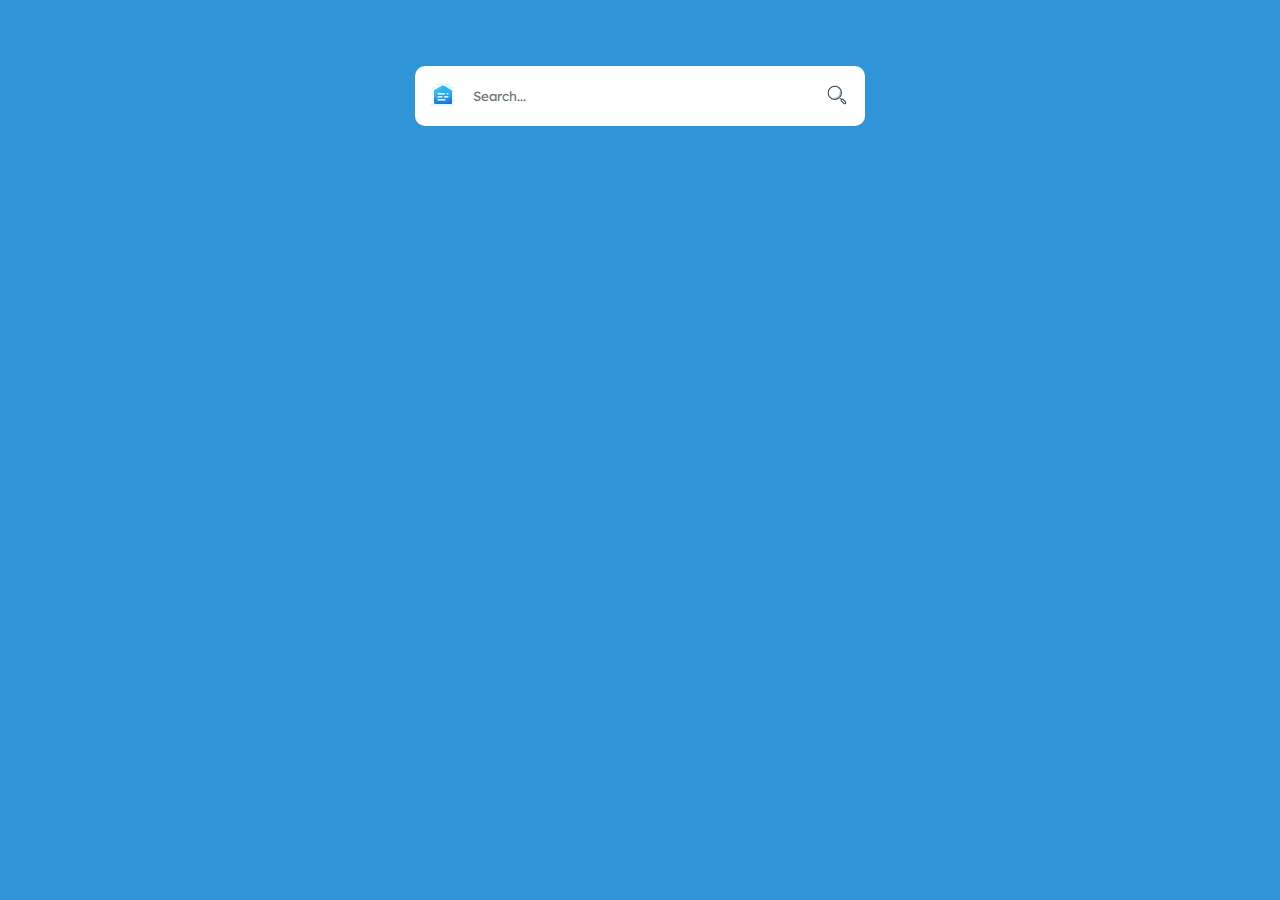
<file: Animated Search Bar/index.html>
<!DOCTYPE html>
<html lang="en">
  <head>
    <meta charset="UTF-8" />
    <meta http-equiv="X-UA-Compatible" content="IE=edge" />
    <meta name="viewport" content="width=device-width, initial-scale=1.0" />
    <title>Animated Search Bar</title>
    <link rel="stylesheet" href="styles.css" />
  </head>
  <body>
    <div class="searchbox">
      <button class="btn-menu">
        <img src="images/top-menu.png" />
      </button>
      <input id="search" type="text" placeholder="Search..." name="search" class="search" />
      <button class="btn-search">
        <img src="images/search.png" />
      </button>
    </div>

    <div id="Modal" class="search-modal">
      <div class="search-modal-header">
        <h3>Search</h3>
        <span id="close"><img src="images/cancel.png" /></span>
      </div>
      <div class="search-modal-body">
        <div class="message">
          <div class="message-avatar">
            <img src="images/img1.jpg" alt="" />
          </div>
          <div class="message-body">
            <p>New notification from Gio.</p>
            <small>20s ago</small>
          </div>
        </div>
        <div class="message">
          <div class="message-avatar">
            <img src="images/img2.jpg" alt="" />
          </div>
          <div class="message-body">
            <p>New notification from Bolhas.</p>
            <small>3m ago</small>
          </div>
        </div>
        <div class="message">
          <div class="message-avatar">
            <img src="images/img3.jpg" alt="" />
          </div>
          <div class="message-body">
            <p>New notification from Giovanni.</p>
            <small>5m ago</small>
          </div>
        </div>
        <div class="message">
          <div class="message-avatar">
            <img src="images/img1.jpg" alt="" />
          </div>
          <div class="message-body">
            <p>New notification from Gio.</p>
            <small>1h ago</small>
          </div>
        </div>
        <div class="message">
          <div class="message-avatar">
            <img src="images/img2.jpg" alt="" />
          </div>
          <div class="message-body">
            <p>New notification from Giovanni.</p>
            <small>1h ago</small>
          </div>
        </div>
      </div>
    </div>

    <script
      src="https://cdnjs.cloudflare.com/ajax/libs/jquery/3.6.0/jquery.min.js"
      integrity="sha512-894YE6QWD5I59HgZOGReFYm4dnWc1Qt5NtvYSaNcOP+u1T9qYdvdihz0PPSiiqn/+/3e7Jo4EaG7TubfWGUrMQ=="
      crossorigin="anonymous"
    ></script>
    <script src="script.js"></script>
  </body>
</html>
</file>
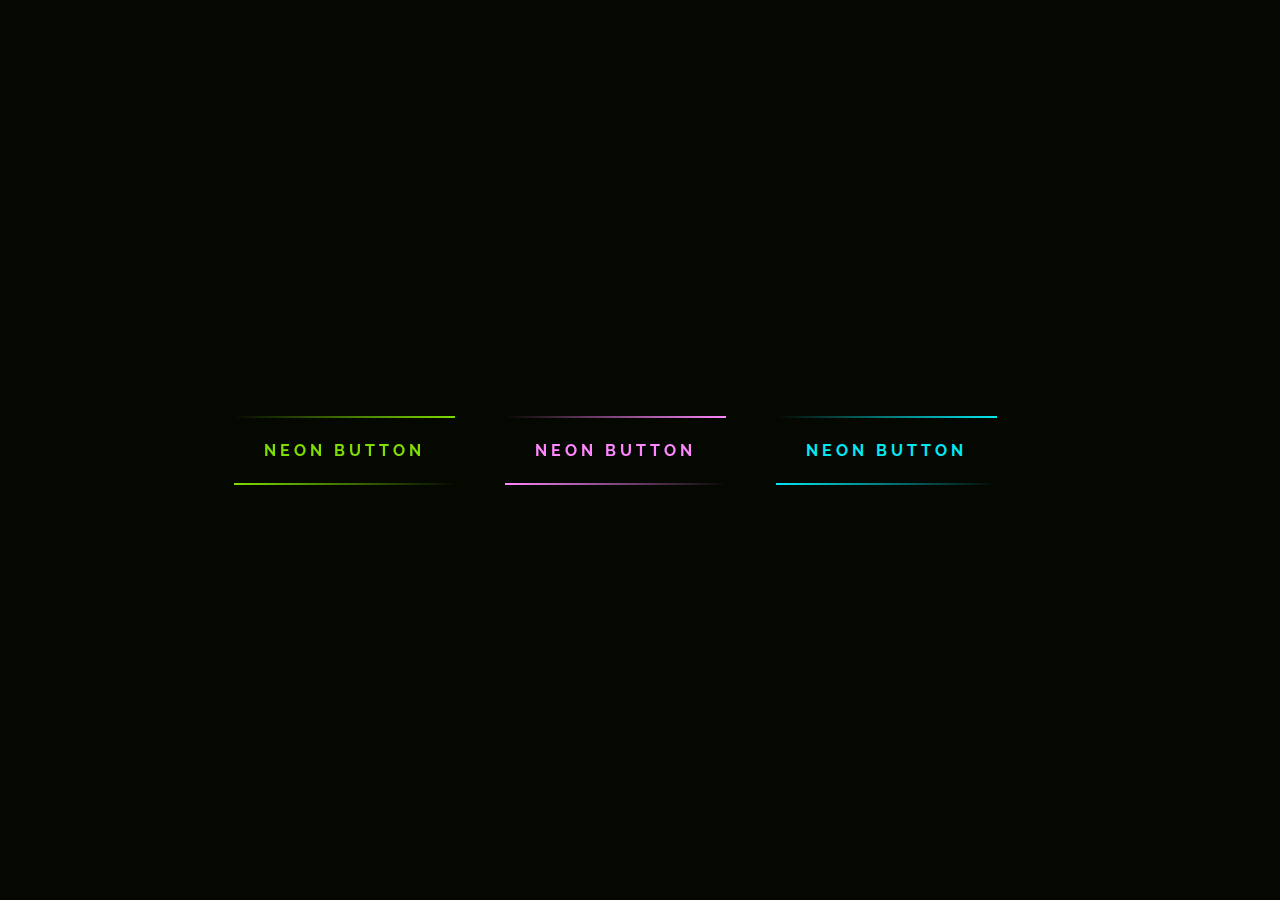
<file: Glowing Neon Buttons/index.html>
<!DOCTYPE html>
<html lang="en">
    <head>
        <meta charset="UTF-8" />
        <meta http-equiv="X-UA-Compatible" content="IE=edge" />
        <meta name="viewport" content="width=device-width, initial-scale=1.0" />
        <title>Glowing Buttons</title>
        <link rel="stylesheet" href="styles.css" />
    </head>
    <body>
        <a href="#">
            <span></span>
            <span></span>
            <span></span>
            <span></span>
            Neon Button
        </a>
        <a href="#">
            <span></span>
            <span></span>
            <span></span>
            <span></span>
            Neon Button
        </a>
        <a href="#">
            <span></span>
            <span></span>
            <span></span>
            <span></span>
            Neon Button
        </a>
    </body>
    </html>
</file>
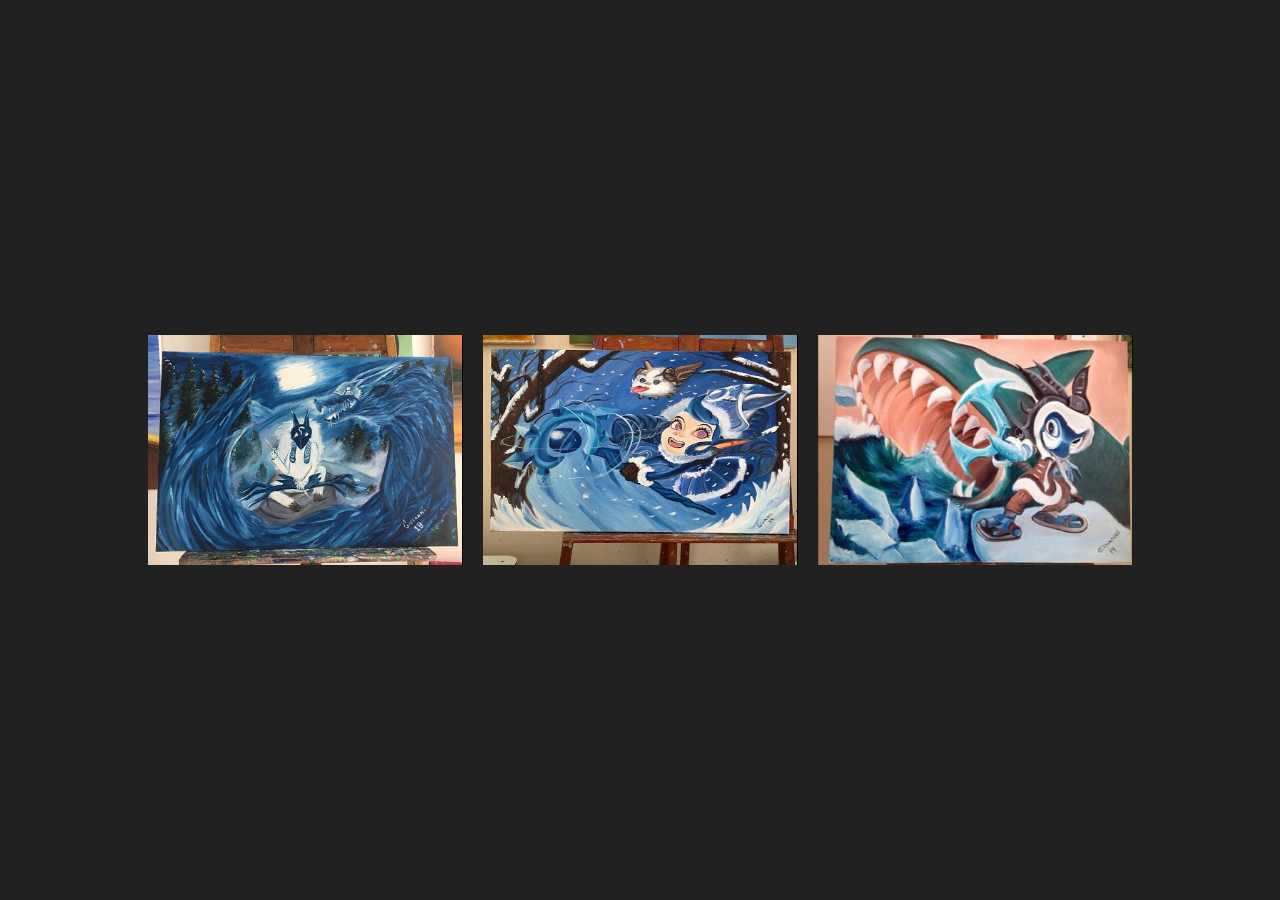
<file: Hover Image to Button/index.html>
<!DOCTYPE html>
<html lang="en">
  <head>
    <meta charset="UTF-8" />
    <meta http-equiv="X-UA-Compatible" content="IE=edge" />
    <meta name="viewport" content="width=device-width, initial-scale=1.0" />
    <title>Image Hover Effect</title>
    <link rel="stylesheet" href="styles.css" />
  </head>
  <body>
    <figure class="container">
      <img src="images/img1.jpg" alt="sample89" />
      <figcaption>
        <h3>Buy Now</h3>
      </figcaption>
      <a href="#"></a>
    </figure>
    <figure class="container">
      <img src="images/img2.jpg" alt="sample94" />
      <figcaption>
        <h3>Read More</h3>
      </figcaption>
      <a href="#"></a>
    </figure>
    <figure class="container">
      <img src="images/img3.jpg" alt="sample92" />
      <figcaption>
        <h3>Join Us</h3>
      </figcaption>
      <a href="#"></a>
    </figure>
  </body>
</html>
</file>
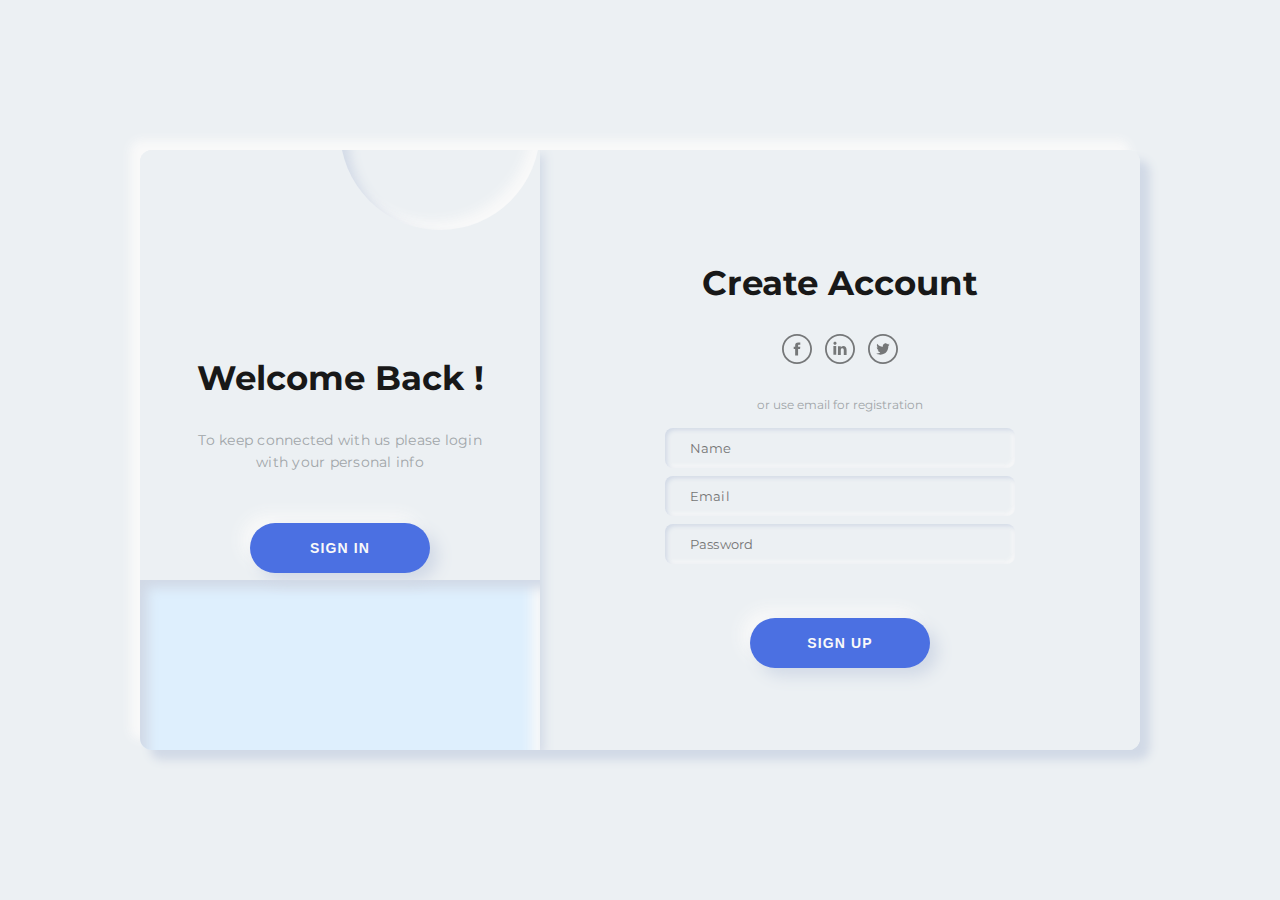
<file: Login Sign Up Form Design/index.html>
<!DOCTYPE html>
<html lang="en">
  <head>
    <meta charset="UTF-8" />
    <meta http-equiv="X-UA-Compatible" content="IE=edge" />
    <meta name="viewport" content="width=device-width, initial-scale=1.0" />
    <title>Login Form</title>
    <link rel="stylesheet" href="styles.css">
  </head>
  <body>

    <div class="main">
        <div class="container a-container" id="a-container">
            <form class="form" id="a-form" method="" action="">
              <h2 class="title">Create Account</h2>
              <div class="form__icons">
                <img class="form__icon" src="svg/fb.svg" alt="Facebook" />
                <img class="form__icon" src="svg/linkedin.svg" alt="Linkedin" />
                <img class="form__icon" src="svg/twitter.svg" alt="Twitter" />
              </div>
              <span class="form__span">or use email for registration</span>
              <input class="form__input" type="text" placeholder="Name" />
              <input class="form__input" type="text" placeholder="Email" />
              <input class="form__input" type="password" placeholder="Password" />
              <button class="button submit">SIGN UP</button>
            </form>            
          </div>

          <div class="container b-container" id="b-container">
            <form class="form" id="b-form" method="" action="">
              <h2 class="title">Sign in to Website</h2>
              <div class="form__icons">
                <img class="form__icon" src="svg/fb.svg" alt="Facebook" />
                <img class="form__icon" src="svg/linkedin.svg" alt="Linkedin" />
                <img class="form__icon" src="svg/twitter.svg" alt="Twitter" />
              </div>
              <span class="form__span">or use your email account</span>
              <input class="form__input" type="text" placeholder="Email" />
              <input class="form__input" type="password" placeholder="Password" />
              <a class="form__link">Forgot your password?</a>
              <button class="button submit">SIGN IN</button>
            </form>
          </div>
          
          <div class="switch" id="switch-cnt">
            <div class="switch__circle"></div>
            <div class="switch__circle switch__circle--t"></div>
            <div class="switch__container" id="switch-c1">
              <h2 class="title">Welcome Back !</h2>
              <p class="description">To keep connected with us please login with your personal info</p>
              <button class="switch__button button switch-btn">SIGN IN</button>
            </div>
            <div class="switch__container is-hidden" id="switch-c2">
              <h2 class="switch__title title">Hello Friend !</h2>
              <p class="description">Enter your personal details and start journey with us</p>
              <button class="switch__button button switch-btn">SIGN UP</button>
            </div>
          </div>
          
      </div>
      <script src="script.js" ></script>   
  </body>
</html>
</file>
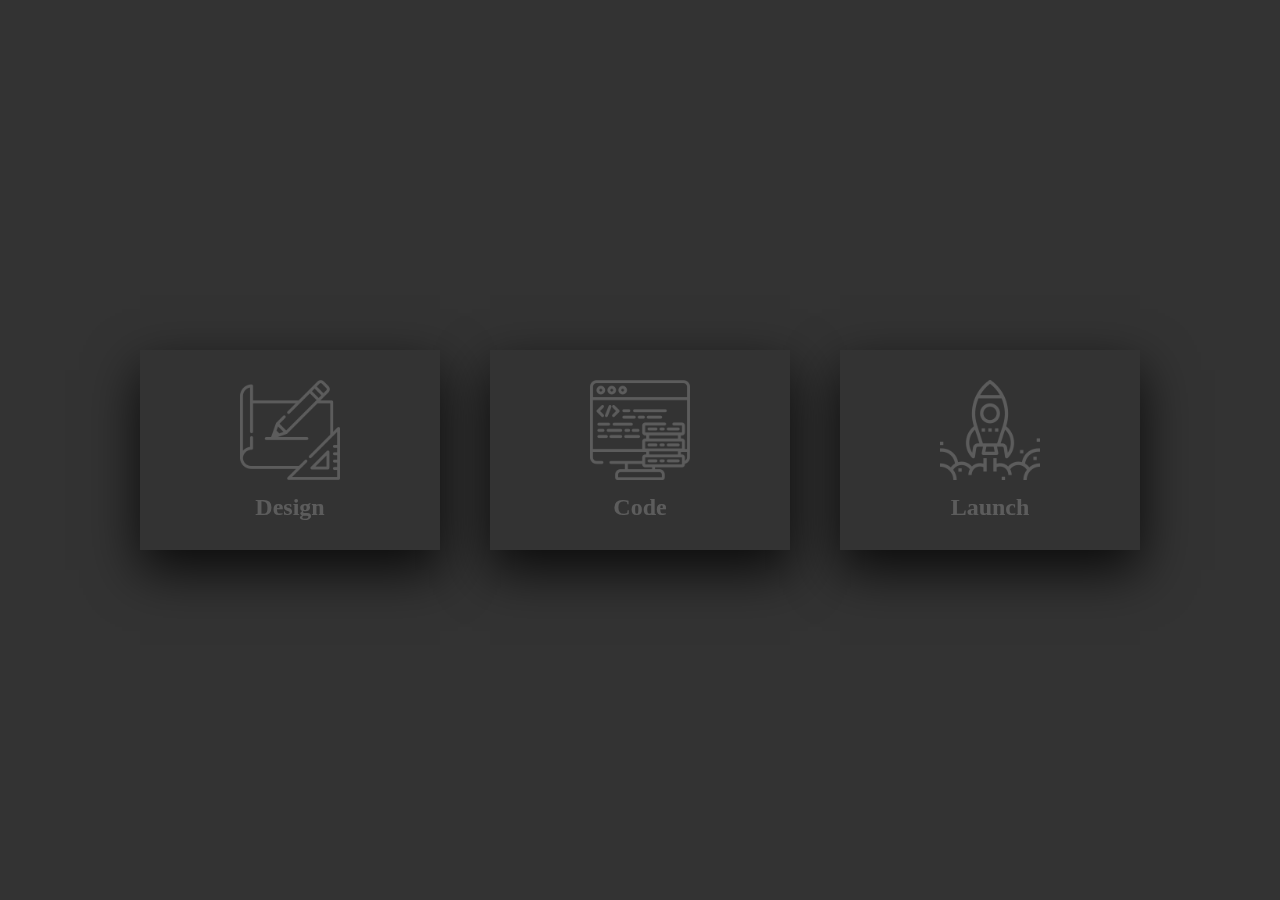
<file: Responsive Card Hover Effect/index.html>
<!DOCTYPE html>
<html lang="en">
  <head>
    <meta charset="UTF-8" />
    <meta http-equiv="X-UA-Compatible" content="IE=edge" />
    <meta name="viewport" content="width=device-width, initial-scale=1.0" />
    <title>CSS Card Hover Effects</title>
    <link rel="stylesheet" href="styles.css" />
  </head>
  <body>
    <div class="container">
        <div class="card">
            <div class="face face1">
                <div class="content">
                    <img src="images/img1.png" alt="">
                    <h3>Design</h3>
                </div>
            </div>

            <div class="face face2">
                <div class="content">
                    <p>Batatinha quando nasce espalha rama pelo chão.</p>
                    <a href="#">
                        <span></span>
                        <span></span>
                        <span></span>
                        <span></span>
                        Read More
                    </a>
                </div>
            </div>
        </div>

        <div class="card">
            <div class="face face1">
                <div class="content">
                    <img src="images/img2.png" alt="">
                    <h3>Code</h3>
                </div>
            </div>

            <div class="face face2">
                <div class="content">
                    <p>Batatinha quando nasce espalha rama pelo chão.</p>
                    <a href="#">
                        <span></span>
                        <span></span>
                        <span></span>
                        <span></span>
                        Read More
                    </a>
                </div>
            </div>
        </div>
        <div class="card">
            <div class="face face1">
                <div class="content">
                    <img src="images/img3.png" alt="">
                    <h3>Launch</h3>
                </div>
            </div>

            <div class="face face2">
                <div class="content">
                    <p>Batatinha quando nasce espalha rama pelo chão.</p>
                    <a href="#">
                        <span></span>
                        <span></span>
                        <span></span>
                        <span></span>
                        Read More
                    </a>
                </div>
            </div>
        </div>

    </div>

  </body>
</html>
</file>
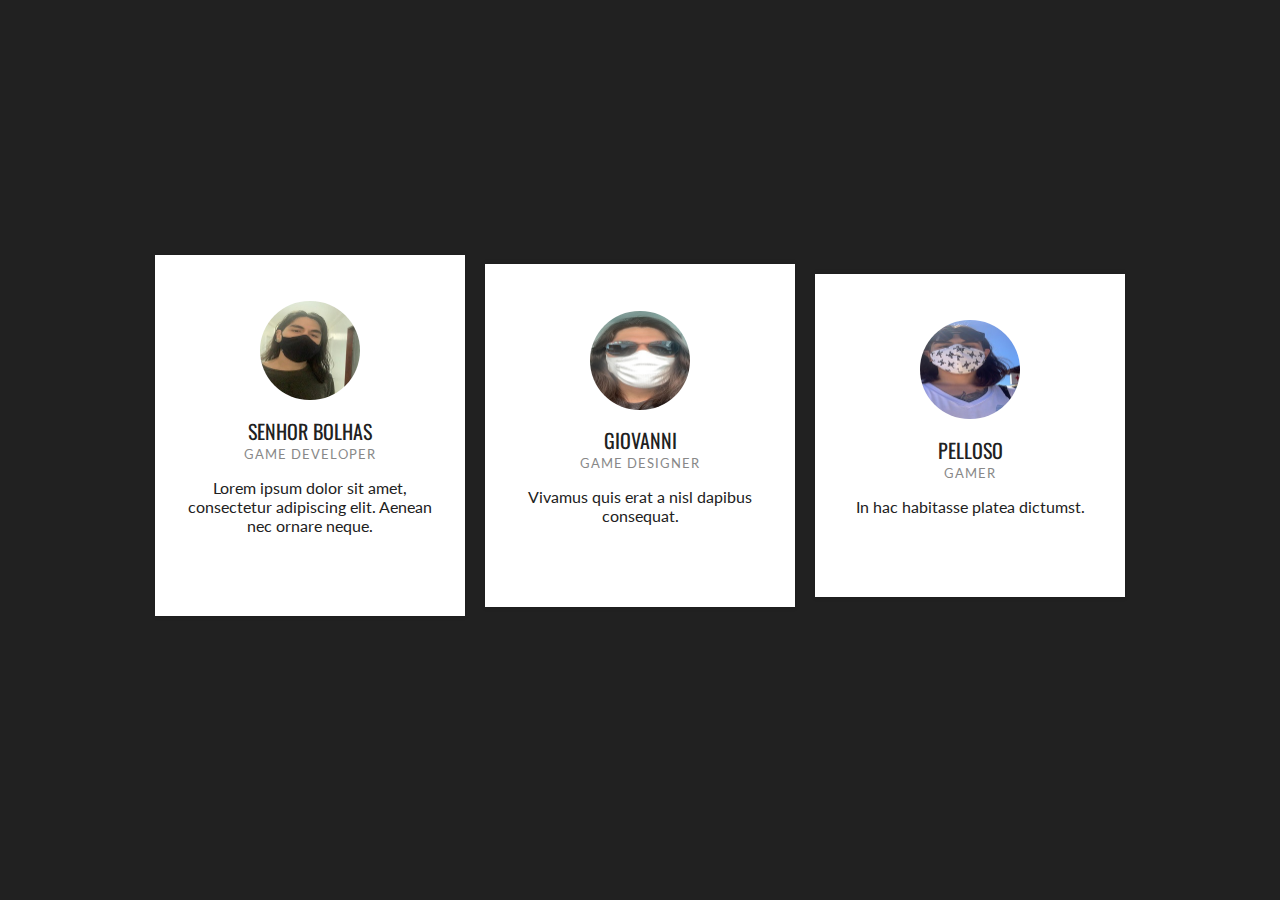
<file: Responsive Card/index.html>
<!DOCTYPE html>
<html lang="en">
  <head>
    <meta charset="UTF-8" />
    <meta http-equiv="X-UA-Compatible" content="IE=edge" />
    <meta name="viewport" content="width=device-width, initial-scale=1.0" />
    <title>Profile Cards</title>
    <link rel="stylesheet" href="styles.css" />
  </head>
  <body>
      <figure class="card">
          <div class="profile-image">
              <img src="images/img1.jpg" alt="Foto Desenvolvedor">
          </div>
        <figcaption>
            <h3>Senhor Bolhas</h3>
            <h5>Game Developer</h5>
            <p>Lorem ipsum dolor sit amet, consectetur adipiscing elit. Aenean nec ornare neque.</p>
            <div class="icons">
                <a href="#"><i class="ion-social-facebook"></i></a>
                <a href="#"><i class="ion-social-twitter"></i></a>
                <a href="#"><i class="ion-social-linkedin"></i></a>
            </div>
        </figcaption>  
      </figure>

      <figure class="card">
        <div class="profile-image">
            <img src="images/img2.jpg" alt="Foto Designer">
        </div>
      <figcaption>
          <h3>Giovanni</h3>
          <h5>Game Designer</h5>
          <p>Vivamus quis erat a nisl dapibus consequat.</p>
          <div class="icons">
              <a href="#"><i class="ion-social-facebook"></i></a>
              <a href="#"><i class="ion-social-twitter"></i></a>
              <a href="#"><i class="ion-social-linkedin"></i></a>
          </div>
      </figcaption>  
    </figure>

    <figure class="card">
        <div class="profile-image">
            <img src="images/img3.jpg" alt="Foto Designer">
        </div>
      <figcaption>
          <h3>Pelloso</h3>
          <h5>Gamer</h5>
          <p> In hac habitasse platea dictumst.</p>
          <div class="icons">
              <a href="#"><i class="ion-social-facebook"></i></a>
              <a href="#"><i class="ion-social-twitter"></i></a>
              <a href="#"><i class="ion-social-linkedin"></i></a>
          </div>
      </figcaption>  
    </figure>
  </body>
</html>
</file>
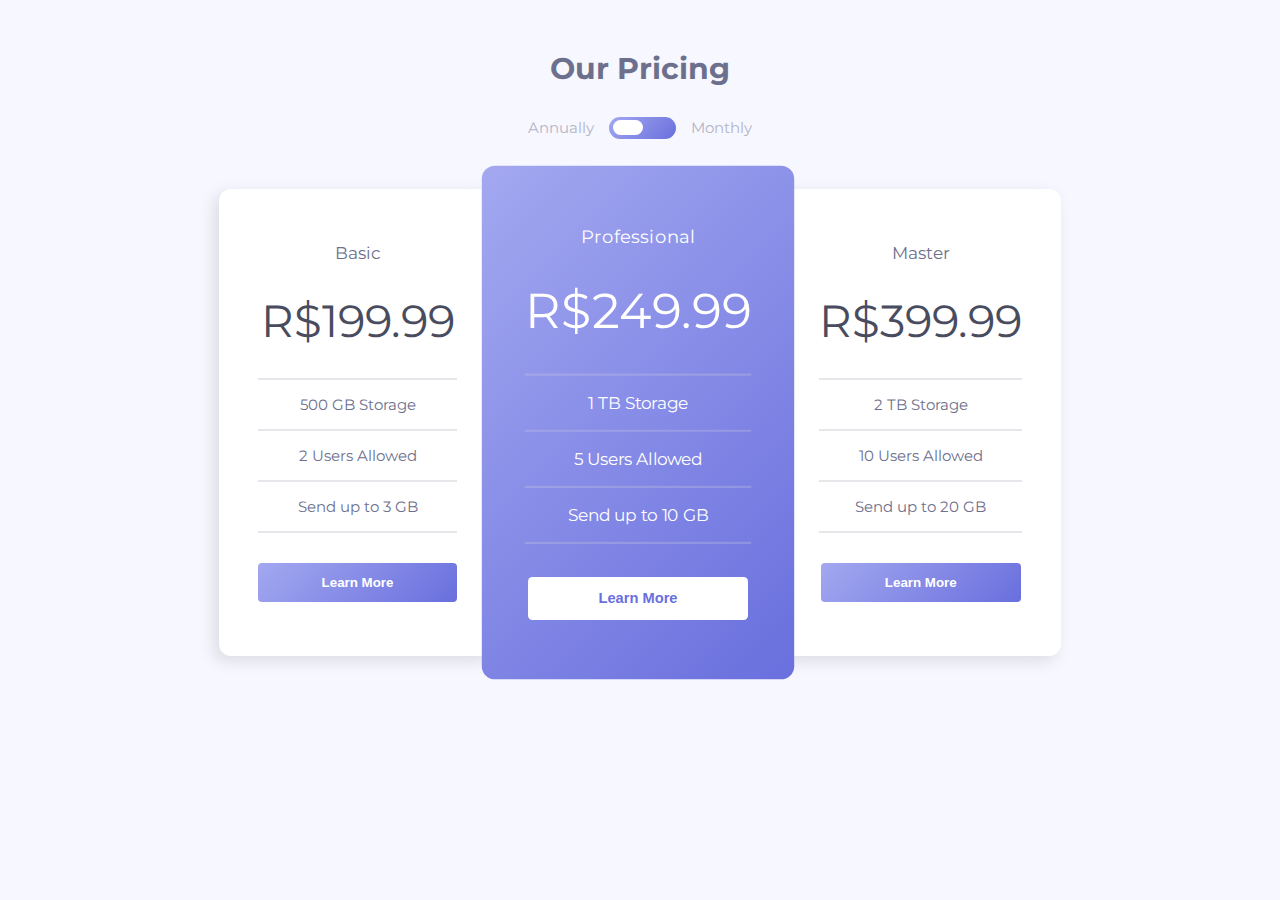
<file: Responsive Price Card/index.html>
<!DOCTYPE html>
<html lang="en">
  <head>
    <meta charset="UTF-8" />
    <meta http-equiv="X-UA-Compatible" content="IE=edge" />
    <meta name="viewport" content="width=device-width, initial-scale=1.0" />
    <title>Pricing Cards</title>
    <link rel="stylesheet" href="styles.css" />
    <link
      href="https://fonts.googleapis.com/css2?family=Montserrat:wght@700&display=swap"
      rel="stylesheet"
    />
  </head>
  <body>
    <header>
      <h1>Our Pricing</h1>
      <div class="toggle">
        <label>Annually </label>
        <div class="toggle-btn">
          <input type="checkbox" class="checkbox" id="checkbox" />
          <label class="sub" id="sub" for="checkbox">
            <div class="circle"></div>
          </label>
        </div>
        <label>Monthly </label>
      </div>
    </header>
    <div class="cards">
      <div class="card shadow">
        <ul>
          <li class="pack">Basic</li>
          <li id="basic" class="price bottom-bar">R&dollar;199.99</li>
          <li class="bottom-bar">500 GB Storage</li>
          <li class="bottom-bar">2 Users Allowed</li>
          <li class="bottom-bar">Send up to 3 GB</li>
          <li><button class="btn">Learn More</button></li>
        </ul>
      </div>
      <div class="card active">
        <ul>
          <li class="pack">Professional</li>
          <li id="professional" class="price bottom-bar">R&dollar;249.99</li>
          <li class="bottom-bar">1 TB Storage</li>
          <li class="bottom-bar">5 Users Allowed</li>
          <li class="bottom-bar">Send up to 10 GB</li>
          <li><button class="btn active-btn">Learn More</button></li>
        </ul>
      </div>
      <div class="card shadow">
        <ul>
          <li class="pack">Master</li>
          <li id="master" class="price bottom-bar">R&dollar;399.99</li>
          <li class="bottom-bar">2 TB Storage</li>
          <li class="bottom-bar">10 Users Allowed</li>
          <li class="bottom-bar">Send up to 20 GB</li>
          <li><button class="btn">Learn More</button></li>
        </ul>
      </div>
    </div>

    <script src="script.js"></script>
  </body>
</html>
</file>
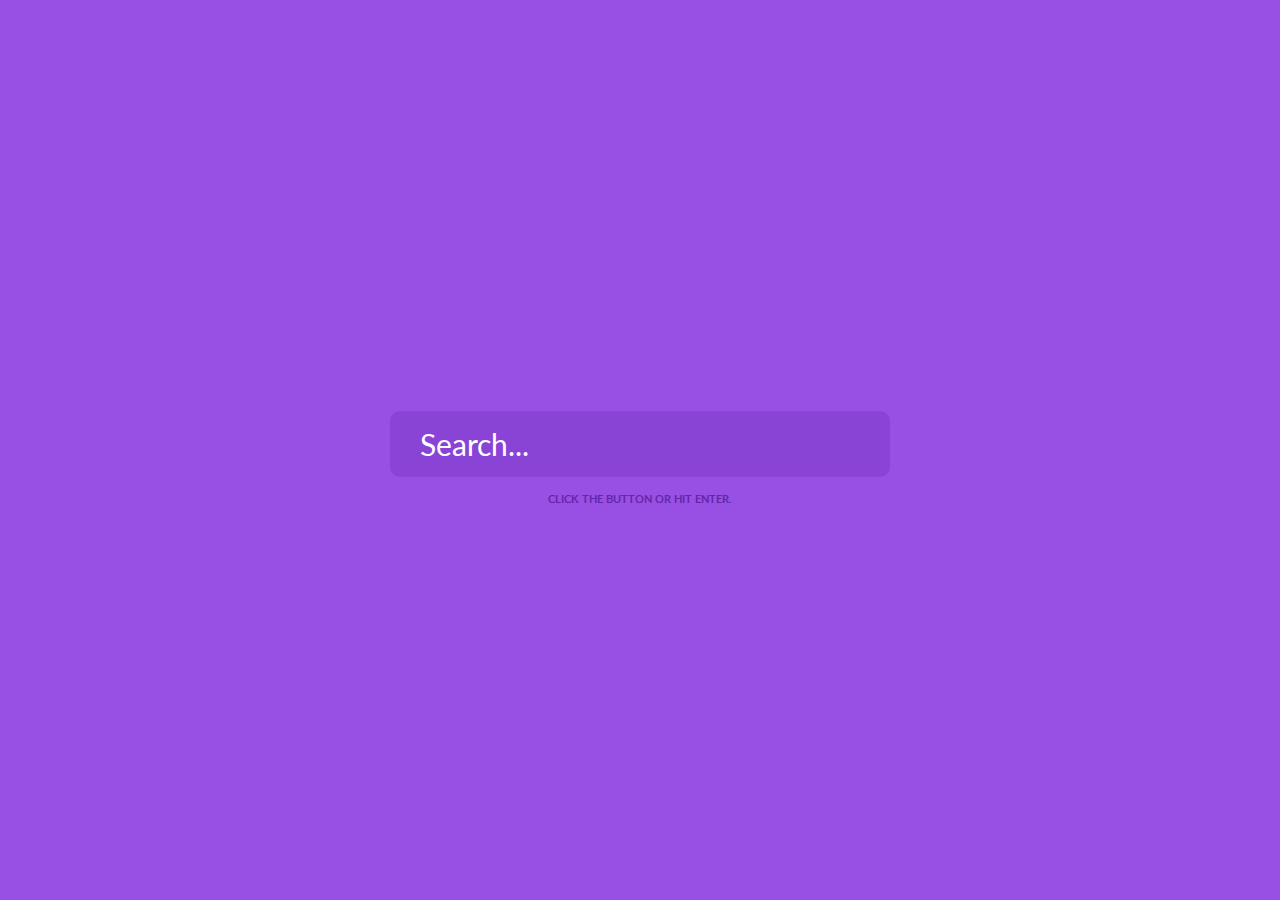
<file: Search Bar/index.html>
<!DOCTYPE html>
<html lang="en">
  <head>
    <meta charset="UTF-8" />
    <meta http-equiv="X-UA-Compatible" content="IE=edge" />
    <meta name="viewport" content="width=device-width, initial-scale=1.0" />
    <title>Search Box with animation</title>
    <link
      rel="stylesheet"
      href="https://cdnjs.cloudflare.com/ajax/libs/font-awesome/5.15.3/css/all.min.css"
      integrity="sha512-iBBXm8fW90+nuLcSKlbmrPcLa0OT92xO1BIsZ+ywDWZCvqsWgccV3gFoRBv0z+8dLJgyAHIhR35VZc2oM/gI1w=="
      crossorigin="anonymous"
    />
    <link rel="stylesheet" href="styles.css" />
  </head>
  <body>
    <div id="search">
      <input id="input" placeholder="Search..." />
      <button id="button">
        <i class="fa fa-search"></i>
      </button>
      <div class="spinner"><i class="fa fa-spinner"></i></div>
    </div>
    <div class="note">Click the button or hit enter.</div>
    <script src="script.js"></script>
  </body>
</html>
</file>
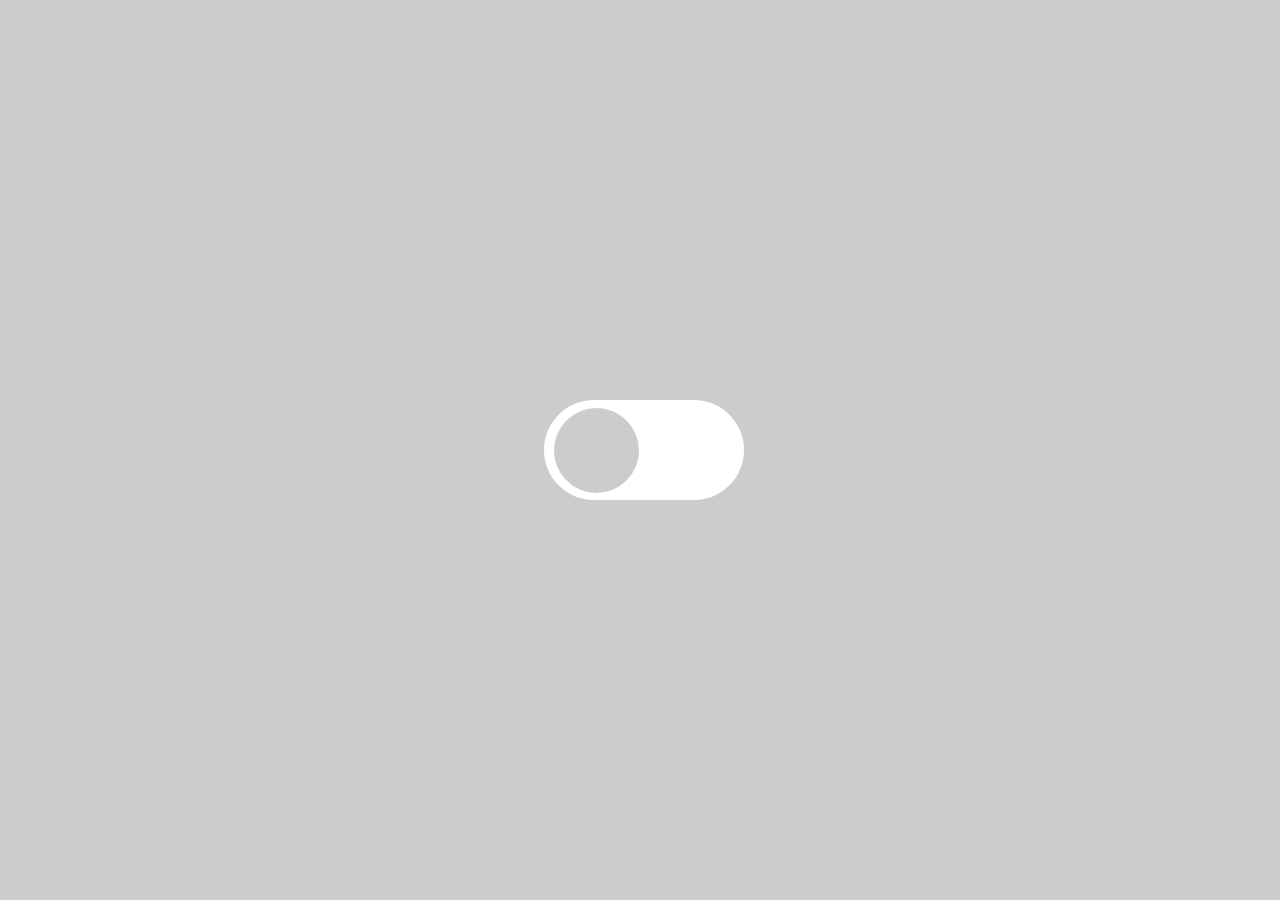
<file: Toggle Button/index.html>
<!DOCTYPE html>
<html lang="en">
  <head>
    <meta charset="UTF-8" />
    <meta http-equiv="X-UA-Compatible" content="IE=edge" />
    <meta name="viewport" content="width=device-width, initial-scale=1.0" />
    <title>Toggle On/Off</title>
    <link rel="stylesheet" href="styles.css" />
  </head>
  <body>
    <input type="checkbox" id="switch" />
    <label for="switch"></label>
    <div class="s"></div>
    <!-- make the switch independent so it can be rotated opposite to label -->
    <div class="background"></div>
    <!-- need this so css can access the background to change the color -->
  </body>
</html>
</file>
<file: Animated Search Bar/styles.css>
@import url('https://fonts.googleapis.com/css?family=Lexend+Deca|Dosis&display=swap');
body {
  margin: 0;
  padding: 16px;
  flex: 1;
  background: #2f94d8;
  justify-content: center;
  align-items: center;
  font-family: 'Lexend Deca', sans-serif;
  overflow-y: none !important;
}
button img {
  transition: transform 0.25s;
}
button:hover > img {
  transform: scale(1.2);
}
button:focus {
  outline: none;
}
input {
  font-family: 'Lexend Deca', sans-serif;
}
input::placeholder {
  font-family: 'Lexend Deca', sans-serif;
}
input:focus {
  outline: none;
}
.searchbox {
  height: 60px;
  width: 450px;
  max-width: 100%;
  background: white;
  border-radius: 10px;
  position: relative;
  left: 0;
  right: 0;
  margin: 0 auto;
  top: 50px;
  display: flex;
}
.searchbox > .btn-menu {
  padding: 16px;
  background: transparent;
  border: none;
  cursor: pointer;
}
.searchbox > .search {
  border: none;
  width: 100%;
}
.searchbox > .btn-search {
  padding: 16px;
  background: transparent;
  border: none;
  cursor: pointer;
}
.search-modal {
  height: 400px;
  width: 450px;
  max-width: 100%;
  background: white;
  border-radius: 10px;
  position: absolute;
  left: 0;
  right: 0;
  margin: 0 auto;
  top: 160px;
  animation: slideInUp 0.5s;
  display: none;
}
.search-modal-header {
  display: flex;
  padding: 10px;
  border-bottom: 1px solid #000 17;
}
.search-modal-header h3 {
  font-size: 16px;
  text-transform: uppercase;
  font-weight: 500;
  float: left;
}
.search-modal-header span img {
  float: right;
  position: absolute;
  right: 16px;
  top: 25px;
  margin: 0 auto;
  cursor: pointer;
  transition: 0.5s all;
}
.search-modal-header span img:hover {
  transform: scale(1.1);
}
.search-modal-body {
  padding: 20px;
  height: 285px;
  overflow-y: scroll;
}
.search-modal-body .message {
  display: flex;
  cursor: pointer;
  padding: 10px 15px;
  border-radius: 10px;
}
.search-modal-body .message-avatar {
  margin-right: 16px;
  margin-top: 10px;
}
.search-modal-body .message-avatar img {
  height: 60px;
  width: 60px;
  border-radius: 30px;
  object-fit: cover;
  box-shadow: 0 4px 8px rgba(0, 0, 0, 0.45);
}
.search-modal-body .message-body {
  margin-left: 0;
  margin-top: 8px;
}
.search-modal-body .message-body p {
  margin-bottom: 0;
  font-size: 14px;
  font-weight: 500;
  color: #444;
}
.search-modal-body .message-body small {
  font-weight: 400;
  font-family: Dosis;
  color: #777;
}
.search-modal-body .message:hover {
  background-color: #2f94d8 17;
}
.search-modal-body::-webkit-scrollbar {
  width: 5px;
}
.search-modal-body::-webkit-scrollbar-track {
  background: transparent;
}
.search-modal-body::-webkit-scrollbar-thumb {
  background: #2f94d8;
  border-bottom-left-radius: 10px;
  border-bottom-right-radius: 10px;
  box-shadow: -1px 0 5px rgba(0, 0, 0, 0.15);
}
.search-modal-body::-webkit-scrollbar-thumb:hover {
  background: #555;
}
@keyframes slideInUp {
  from {
    -webkit-transform: translate3d(0, 15%, 0);
    transform: translate3d(0, 15%, 0);
    visibility: visible;
  }
  to {
    -webkit-transform: translate3d(0, 0, 0);
    transform: translate3d(0, 0, 0);
  }
}
</file>
<file: Glowing Neon Buttons/styles.css>
@import url('https://fonts.googleapis.com/css2?family=Raleway:wght@400;700&display=swap');

* {
    margin: 0;
    padding: 0;
    box-sizing: border-box;
}

body {
    display: flex;
    justify-content: center;
    align-items: center;
    height: 100vh;
    background-color: #050801;
    font-family: 'Raleway', sans-serif;
    font-weight: bold;

}

a {
    position: relative;
    display: block;
    padding: 25px 30px;
    margin: 40px 0;
    color: #03e9f4;
    text-decoration: none;
    text-transform: uppercase;
    transition: 0.5;
    letter-spacing: 4px;
    overflow: hidden;
    margin-right: 50px;
}

a:hover {
    background: #03e9f4;
    color: #050801;
    box-shadow: 0 0 5px #03e9f4, 0 0 25px, 0 0 50px #03e9f4, 0 0 200px #03e9f4;
    -webkit-box-reflect: below 1px linear-gradient(transparent, #0005);
}

a:nth-child(1) {
    filter: hue-rotate(270deg);
}

a:nth-child(2) {
    filter: hue-rotate(110deg);
}

a span {
    position: absolute;
    display: block;
}

a span:nth-child(1) {
    top: 0;
    left: 0;
    width: 100%;
    height: 2px;
    background: linear-gradient(90deg, transparent, #03e9f4);
    animation: animate1 1s infinite;
}

@keyframes animate1 {
    0% {
        left: -100%;
    }
    50%,
    100% {
        left: 100%;
    }
}

a span:nth-child(2) {
    top: -100%;
    right: 0%;
    width: 2px;
    height: 100%;
    background: linear-gradient(100deg, transparent, #03e9f4);
    animation: animate2 1s linear infinite;
    animation-delay: 0.5s;
}

@keyframes animate2 {
    0% {
        top: -100%;
    }
    50%,
    100% {
        top: 100%;
    }
}

a span:nth-child(3) {
    bottom: 0;
    right: 0;
    width: 100%;
    height: 2px;
    background: linear-gradient(270deg, transparent, #03e9f4);
    animation: animate3 1s linear infinite;
    animation-delay: 1s;
}

@keyframes animate3 {
    0% {
        right: -100%;
    }
    50%,
    100% {
        right: 100%;
    }
}

a span:nth-child(4) {
    bottom: -100%;
    left: 0;
    width: 2px;
    height: 100%;
    background: linear-gradient(360deg, transparent, #03e9f4);
    animation: animate4 1s linear infinite;
    animation-delay: 0.5s;
}

@keyframes animate4 {
    0% {
        bottom: -100%;
    }
    50%,
    100% {
        bottom: 100%;
    }
}
</file>
<file: Hover Image to Button/styles.css>
@import url(https://fonts.googleapis.com/css?family=Open+Sans:600;);

body {
  margin: 0;
  background-color: #212121;
  width: 100%;
  height: 100vh;
  display: flex;
  align-items: center;
  justify-content: center;
  flex-wrap: wrap;
}

.container {
  background-color: #000;
  display: inline-block;
  font-family: 'Open Sans', sans-serif;
  font-size: 16px;
  margin: 10px;
  max-width: 315px;
  min-width: 230px;
  overflow: hidden;
  position: relative;
  text-align: center;
  width: 100%;
}

.container * {
  -webkit-box-sizing: border-box;
  box-sizing: border-box;
  -webkit-transition: all 0.35s ease;
  transition: all 0.35s ease;
}

.container h3 {
  background-color: #000000;
  border: 2px solid #fff;
  color: #fff;
  font-size: 1em;
  font-weight: 600;
  letter-spacing: 1px;
  margin: 0;
  padding: 5px 10px;
  text-transform: uppercase;
}

.container:before,
.container:after {
  position: absolute;
  top: 0;
  bottom: 0;
  left: 0;
  right: 0;
  -webkit-transition: all 0.35s ease;
  transition: all 0.35s ease;
  background-color: #000000;
  border-left: 3px solid #fff;
  border-right: 3px solid #fff;
  content: '';
  opacity: 0.9;
  z-index: 1;
}

.container:before {
  -webkit-transform: skew(45deg) translateX(-155%);
  transform: skew(45deg) translateX(-155%);
}

.container:after {
  -webkit-transform: skew(45deg) translateX(155%);
  transform: skew(45deg) translateX(155%);
}

.container img {
  backface-visibility: hidden;
  max-width: 100%;
  vertical-align: top;
}

.container figcaption {
  top: 50%;
  left: 50%;
  position: absolute;
  z-index: 2;
  -webkit-transform: translate(-50%, -50%) scale(0.5);
  transform: translate(-50%, -50%) scale(0.5);
  opacity: 0;
  -webkit-box-shadow: 0 0 10px #000000;
  box-shadow: 0 0 10px #000000;
}

.container a {
  position: absolute;
  top: 0;
  bottom: 0;
  left: 0;
  right: 0;
  z-index: 3;
}

.container:hover > img,
.container.hover > img {
  opacity: 0.5;
}

.container:hover:before,
.container.hover:before {
  -webkit-transform: skew(45deg) translateX(-55%);
  transform: skew(45deg) translateX(-55%);
}

.container:hover:after,
.container.hover:after {
  -webkit-transform: skew(45deg) translateX(55%);
  transform: skew(45deg) translateX(55%);
}

.container:hover figcaption,
.container.hover figcaption {
  -webkit-transform: translate(-50%, -50%) scale(1);
  transform: translate(-50%, -50%) scale(1);
  opacity: 1;
}
</file>
<file: Login Sign Up Form Design/styles.css>
@import url('https://fonts.googleapis.com/css2?family=Montserrat:wght@400;700;800&display=swap');

*,
*::after,
*::before {
  margin: 0;
  padding: 0;
  box-sizing: border-box;
  user-select: none;
}

body {
  width: 100%;
  height: 100vh;
  display: flex;
  justify-content: center;
  align-items: center;
  font-family: 'Montserrat', sans-serif;
  font-size: 12px;
  background-color: #ecf0f3;
  color: #a0a5a8;
}

.main {
  position: relative;
  width: 1000px;
  min-width: 1000px;
  min-height: 600px;
  height: 600px;
  padding: 25px;
  background-color: #ecf0f3;
  box-shadow: 10px 10px 10px #d1d9e6, -10px -10px 10px #f9f9f9;
  border-radius: 12px;
  overflow: hidden;
}

.container {
  display: flex;
  justify-content: center;
  align-items: center;
  position: absolute;
  top: 0;
  width: 600px;
  height: 100%;
  padding: 25px;
  background-color: #ecf0f3;
  transition: 1.25s;
}

.form {
  display: flex;
  justify-content: center;
  align-items: center;
  flex-direction: column;
  width: 100%;
  height: 100%;
  
}

.form__icon {
  object-fit: contain;
  width: 30px;
  margin: 0 5px;
  opacity: 0.5;
  transition: 0.15s;
}

.form__icon:hover {
  opacity: 1;
  transition: 0.15s;
  cursor: pointer;
}

.form__input {
  width: 350px;
  height: 40px;
  margin: 4px 0;
  padding-left: 25px;
  font-size: 13px;
  letter-spacing: 0.15px;
  border: none;
  outline: none;
  font-family: 'Montserrat', sans-serif;
  background-color: #ecf0f3;
  transition: 0.25s ease;
  border-radius: 8px;
  box-shadow: inset 2px 2px 4px #d1d9e6, inset -2px -2px 4px #f9f9f9;
}

.form__input:focus {
  box-shadow: inset 4px 4px 4px #d1d9e6, inset -4px -4px 4px #f9f9f9;
}
.form__span {
  margin-top: 30px;
  margin-bottom: 12px;
}

.title {
  font-size: 34px;
  font-weight: 700;
  line-height: 3;
  color: #181818;
}

.button {
  width: 180px;
  height: 50px;
  border-radius: 25px;
  margin-top: 50px;
  font-weight: 700;
  font-size: 14px;
  letter-spacing: 1.15px;
  background-color: #4b70e2;
  color: #f9f9f9;
  box-shadow: 8px 8px 16px #d1d9e6, -8px -8px 16px #f9f9f9;
  border: none;
  outline: none;
}

.a-container {
  z-index: 100;
  left: calc(100% - 600px);
}

.form__link {
  color: #181818;
  font-size: 15px;
  margin-top: 25px;
  border-bottom: 1px solid #a0a5a8;
  line-height: 2;
}

.b-container {
  left: calc(100% - 600px);
  z-index: 0;
}

.switch {
  display: flex;
  justify-content: center;
  align-items: center;
  position: absolute;
  top: 0;
  left: 0;
  height: 100%;
  width: 400px;
  padding: 50px;
  z-index: 200;
  transition: 1.25s;
  background-color: #ecf0f3;
  overflow: hidden;
  box-shadow: 4px 4px 10px #d1d9e6, -4px -4px 10px #f9f9f9;
}

.switch__circle {
  position: absolute;
  width: 400px;
  height: 200px;
  border-radius: 0%;
  background-color: #deeffd;
  box-shadow: inset 8px 8px 12px #d1d9e6, inset -8px -8px 12px #f9f9f9;
  bottom: -5%;
  transition: 1.25s;
}

.switch__circle--t {
  border-radius: 50%;
  top: -20%;
  left: 50%;
  width: 200px;
  height: 200px;
  background-color: #ecf0f3;
}

.switch__container {
  display: flex;
  justify-content: center;
  align-items: center;
  flex-direction: column;
  position: absolute;
  width: 400px;
  padding: 50px 55px;
  transition: 1.25s;
}

.switch__button {
  cursor: pointer;
}

.switch__button:hover {
  box-shadow: 6px 6px 10px #d1d9e6, -6px -6px 10px #f9f9f9;
  transform: scale(0.985);
  transition: 0.25s;
}

.switch__button:active,
.switch__button:focus {
  box-shadow: 2px 2px 6px #d1d9e6, -2px -2px 6px #f9f9f9;
  transform: scale(0.97);
  transition: 0.25s;
}

.is-txr {
  left: calc(100% - 400px);
  transition: 1.25s;
  transform-origin: left;
}
.is-txl {
  left: 0;
  transition: 1.25s;
  transform-origin: right;
}
.is-z200 {
  z-index: 200;
  transition: 1.25s;
}
.is-hidden {
  visibility: hidden;
  opacity: 0;
  position: absolute;
  transition: 1.25s;
}
.is-gx {
  animation: is-gx 1.25s;
}

a {
  position: relative;
  display: block;
  padding: 25px 30px;
  margin: 40px 0;
  color: #03e9f4;
  text-decoration: none;
  text-transform: uppercase;
  transition: 0.5;
  letter-spacing: 4px;
  overflow: hidden;
  margin-right: 50px;
}

@keyframes is-gx {
  0%,
  10%,
  100% {
    width: 400px;
  }
  30%,
  50% {
    width: 500px;
  }
}

.description {
  font-size: 14px;
  letter-spacing: 0.25px;
  text-align: center;
  line-height: 1.6;
}


.button:hover {
  background: rgb(75,112,226);
  background: radial-gradient(circle, rgba(75,112,226,1) 0%, rgba(0,43,93,1) 100%);
  color: #FFFFFF;
  box-shadow: 0 0 5px #03e9f4, 0 0 25px, 0 0 50px #03e9f4, 0 0 200px #03e9f4, border-radius 25px;
  width: initial + 10%;
}

.button.switch__button:hover {
  -webkit-box-reflect: below 10px linear-gradient(transparent, #0005);
}
</file>
<file: Responsive Card Hover Effect/styles.css>
body {
    margin: 0;
    padding: 0;
    min-height: 100vh;
    background: #333;
    display: flex;
    justify-content: center;
    align-items: center;
    font-family: consolas;
}

.container {
    width: 1000px;
    position: relative;
    display: flex;
    justify-content: space-between;
}

.container .card {
    position: relative;
    cursor: pointer;
}

.container .card .face {
    width: 300px;
    height: 200px;
    transition: 0.5s;
}

.container .card .face.face1 {
    position: relative;
    background: #333;
    display: flex;
    justify-content: center;
    align-items: center;
    z-index: 1;
    transform: translateY(100px);
}

.container .card:hover .face.face1 {
    background: #ff0057;
    transform: translateY(0);
}

.container .card .face.face1 .content {
    opacity: 0.2;
    transition: 0.5s;
}

.container .card:hover .face.face1 .content {
    opacity: 1;
}

.container .card .face.face1 .content img {
    max-width: 100px;
}

.container .card .face.face1 .content h3 {
    margin: 10px 0 0;
    padding: 0;
    color: #fff;
    text-align: center;
    font-size: 1.5em;
}

.container .card .face.face2 {
    position: relative;
    background: #fff;
    display: flex;
    justify-content: center;
    align-items: center;
    padding: 20px;
    box-sizing: border-box;
    box-shadow: 0 20px 50px rgba(0,0,0,0.8);
    transform: translateY(-100px);
}

.container .card:hover .face.face2 {
    transform: translateY(0);
}

.container .card .face.face2 .content p{
    margin: 0;
    padding: 0;
}

.container .card .face.face2 .content a{
    margin: 15px 0 0;
    display: inline-block;
    text-decoration: none;
    font-weight: 900;
    color: #333;
    padding: 5px;
    border: 1px solid #333;
    overflow: hidden;
}

.container .card .face.face2 .content a:hover{
    background: #333;
    color: #fff;
}

a:nth-child(1) {
    filter: hue-rotate(270deg);
}

a:nth-child(2) {
    filter: hue-rotate(110deg);
}

a span {
    position: absolute;
    display: block;
}

a span:nth-child(1) {
    top: 0;
    left: 0;
    width: 100%;
    height: 2px;
    background: linear-gradient(90deg, transparent, #03e9f4);
    animation: animate1 1s infinite;
}

@keyframes animate1 {
    0% {
        left: -100%;
    }
    50%,
    100% {
        left: 100%;
    }
}

a span:nth-child(2) {
    top: -100%;
    right: 0%;
    width: 2px;
    height: 100%;
    background: linear-gradient(100deg, transparent, #03e9f4);
    animation: animate2 1s linear infinite;
    animation-delay: 0.5s;
}

@keyframes animate2 {
    0% {
        top: -100%;
    }
    50%,
    100% {
        top: 100%;
    }
}

a span:nth-child(3) {
    bottom: 0;
    right: 0;
    width: 100%;
    height: 2px;
    background: linear-gradient(270deg, transparent, #03e9f4);
    animation: animate3 1s linear infinite;
    animation-delay: 1s;
}

@keyframes animate3 {
    0% {
        right: -100%;
    }
    50%,
    100% {
        right: 100%;
    }
}

a span:nth-child(4) {
    bottom: -100%;
    left: 0;
    width: 2px;
    height: 100%;
    background: linear-gradient(360deg, transparent, #03e9f4);
    animation: animate4 1s linear infinite;
    animation-delay: 0.5s;
}

@keyframes animate4 {
    0% {
        bottom: -100%;
    }
    50%,
    100% {
        bottom: 100%;
    }
}
</file>
<file: Responsive Price Card/styles.css>
* {
  box-sizing: border-box;
  margin: 0;
  padding: 0;
}
html {
  font-size: 15px;
}
body {
  background: #f7f7ff;
  font-family: 'Montserrat', sans-serif;
  width: 80%;
  max-width: 1440px;
  margin: 0 auto;
  display: flex;
  flex-direction: column;
  align-items: center;
  overflow-x: hidden;
  transition: all 0.5s;
}
header {
  color: hsl(233, 13%, 49%);
  margin: 3.3rem 0;
  display: flex;
  flex-direction: column;
  justify-content: center;
  align-items: center;
  transition: all 0.5s;
}
.toggle {
  margin-top: 2rem;
  color: hsl(234, 14%, 74%);
  display: flex;
  align-items: center;
}
.toggle-btn {
  margin: 0 1rem;
}

.cards {
  display: flex;
  justify-content: center;
  align-items: center;
  flex-wrap: wrap;
}

.card {
  background: #fff;
  color: hsl(233, 13%, 49%);
  border-radius: 0.8rem;
}

.cards .card.active {
  background: linear-gradient(135deg, rgba(163, 168, 240, 1) 0%, rgba(105, 111, 221, 1) 100%);
  color: #fff;
  display: flex;
  align-items: center;
  transform: scale(1.1);
  z-index: 1;
}
ul {
  margin: 2.6rem;
  display: flex;
  flex-direction: column;
  align-items: center;
  justify-content: space-around;
}
ul li {
  list-style-type: none;
  display: flex;
  justify-content: center;
  width: 100%;
  padding: 1rem 0;
}
ul li.price {
  font-size: 3rem;
  color: hsl(232, 13%, 33%);
  padding-bottom: 2rem;
}
.shadow {
  box-shadow: -5px 5px 15px 1px rgba(0, 0, 0, 0.1);
}

.card.active .price {
  color: #fff;
}

.btn {
  margin-top: 1rem;
  height: 2.6rem;
  width: 13.3rem;
  display: flex;
  justify-content: center;
  align-items: center;
  border-radius: 4px;
  background: linear-gradient(135deg, rgba(163, 168, 240, 1) 0%, rgba(105, 111, 221, 1) 100%);
  color: #fff;
  outline: none;
  border: 0;
  font-weight: bold;
}
.active-btn {
  background: #fff;
  color: hsl(237, 63%, 64%);
}
.bottom-bar {
  border-bottom: 2px solid hsla(240, 8%, 85%, 0.582);
}
.card.active .bottom-bar {
  border-bottom: 2px solid hsla(240, 8%, 85%, 0.253);
}
.pack {
  font-size: 1.1rem;
}

.toggle {
  margin-top: 2rem;
  color: hsl(234, 14%, 74%);
  display: flex;
  align-items: center;
}
.toggle-btn {
  margin: 0 1rem;
}
.checkbox {
  display: none;
}

.sub {
  background: linear-gradient(135deg, rgba(163, 168, 240, 1) 0%, rgba(105, 111, 221, 1) 100%);
  display: flex;
  justify-content: flex-start;
  align-items: center;
  cursor: pointer;
  /* height: 25px;
    width: 50px; */
  height: 1.5rem;
  width: 4.5rem;
  border-radius: 1.6rem;
  padding: 0.3rem;
  position: relative;
  transition: all 0.5s;
}
.circle {
  position: absolute;
  background-color: #fff;
  height: 1rem;
  width: 2rem;
  border-radius: 1.6rem;
  transition: 0.5s;
  pointer-events: none;
}
.checkbox:checked + .sub {
  justify-content: flex-end;
}

@media (max-width: 280px) {
  ul {
    margin: 1rem;
  }
  h1 {
    font-size: 1.2rem;
  }
  .toggle {
    display: flex;
    flex-direction: column;
    justify-content: space-around;
    align-items: center;
    height: 80px;
  }
  .cards {
    margin: 0;
    display: flex;
    flex-direction: column;
  }

  .card {
    transform: scale(0.8);
    margin-bottom: 1rem;
  }
  .cards .card.active {
    transform: scale(0.8);
  }
}

@media (min-width: 280px) and (max-width: 320px) {
  ul {
    margin: 20px;
  }
  .cards {
    display: flex;
    flex-direction: column;
  }
  .card {
    margin-bottom: 1rem;
  }
  .cards .card.active {
    transform: scale(1);
  }
}

@media (min-width: 320px) and (max-width: 414px) {
  .cards {
    display: flex;
    flex-direction: column;
  }
  .card {
    margin-bottom: 1rem;
  }
  .cards .card.active {
    transform: scale(1);
  }
}
@media (min-width: 414px) and (max-width: 768px) {
  .card {
    margin-bottom: 1rem;
    margin-right: 1rem;
  }
  .cards .card.active {
    transform: scale(1);
  }
}
@media (min-width: 768px) and (max-width: 1046px) {
  .cards {
    display: flex;
  }
  .card {
    margin-bottom: 1rem;
    margin-right: 1rem;
  }
  .cards .card.active {
    transform: scale(1);
  }
}
</file>
<file: Search Bar/styles.css>
@import url('https://fonts.googleapis.com/css2?family=Lato:wght@400;700;900&display=swap');

* {
  box-sizing: border-box;
  margin: 0;
  padding: 0;
  -webkit-font-smoothing: antialiased;
}

body {
  align-items: center;
  background: #974fe4;
  color: #fff;
  display: flex;
  font: 30px 'Lato', arial, sans-serif;
  flex-flow: column nowrap;
  height: 100vh;
  justify-content: center;
  width: 100vw;
}

.note {
  font-size: 0.375em;
  font-weight: bold;
  text-transform: uppercase;
  color: #6426a7;
}

#search {
  align-items: center;
  background: #8a44d5;
  border-radius: 10px;
  display: flex;
  justify-content: space-between;
  margin: 0.5em 0;
  padding: 0.5em 0.5em 0.5em 1em;
  transition: all 0.5s;
  width: 500px;
}

#search:hover,
#search:focus {
  background: #853cd3;
}

#search button,
#search input {
  appearance: none;
  background: transparent;
  border: 0;
  color: inherit;
  font: inherit;
  outline: 0;
}

#search button {
  cursor: pointer;
  padding: 0 0.25em;
}

#search input {
  flex: 1;
}

#search input::placeholder {
  color: #fff;
}

#search .spinner {
  animation: spinner 1s infinite linear;
  display: none;
  padding: 0 0.25em;
}

#search.loading button {
  display: none;
}

#search.loading .spinner {
  display: block;
}

@keyframes spinner {
  0% {
    transform: rotate(0deg);
  }

  100% {
    transform: rotate(360deg);
  }
}
</file>
<file: Toggle Button/styles.css>
html,
body {
  margin: 0 auto;
}
body {
  display: flex;
  justify-content: center;
  align-items: center;
  height: 100vh;
}
.background {
  position: absolute;
  width: 100vw;
  height: 100vh;
  background: #ccc;
  z-index: -1;
  transition: all 0.5s;
}
input[type='checkbox'] {
  height: 0;
  width: 0;
  visibility: hidden;
}
label {
  cursor: pointer;
  text-indent: -9999px;
  width: 200px;
  height: 100px;
  background: #fff;
  display: block;
  border-radius: 100px;
  position: relative;
  transition: all 0.5s;
}
.s {
  position: absolute;
  right: 50.1vw;
  width: 85px;
  height: 85px;
  background: #ccc;
  border-radius: 90px;
  transition: 0.5s;
  transform-origin: 105% 50%;
  pointer-events: none;
}
input:checked + label {
  transform: rotate(180deg);
}
input:checked ~ .s {
  transform: rotate(-180deg);
  background: #00c801;
}
input:checked ~ .background {
  background: #00c801;
}
</file>
<file: Responsive Card/styles.css>
@import url(https://fonts.googleapis.com/css?family=Lato);
@import url(https://fonts.googleapis.com/css?family=Oswald);
@import url(https://code.ionicframework.com/ionicons/2.0.1/css/ionicons.min.css);


body {
    background: #212121;
    height: 95vh;
    display: flex;
    align-items: center;
    justify-content: center;
    flex-wrap: wrap;
}

.card {
    font-family: 'Lato', Arial, Arial, Helvetica, sans-serif;
    position: relative;
    display: inline-block;
    overflow: hidden;
    margin: 10px;
    min-width: 250px;
    max-width: 310px;
    width: 100%;
    background: #fff;
    color: #212121;
    text-align: center;
    font-size: 16px;
    box-shadow: 0 0 5px rgba(0, 0, 0, 0.15);
}

.card * {
    box-sizing: border-box;
    -webkit-box-sizing: border-box;
}

.card .profile-image {
    padding: 15% 10% 0;
}

.card .profile-image img {
    max-width: 100%;
    vertical-align: top;
    position: relative;
    border-radius: 50%;
    max-width: 40%;
}

.card figcaption {
    padding: 5% 10% 15%;
}

.card h3 {
    font-family: 'Oswald';
    text-transform: uppercase;
    font-size: 20px;
    font-weight: 400;
    line-height: 24px;
    margin: 3px 0;
}

.card h5 {
    font-weight: 400;
    margin: 0;
    text-transform: uppercase;
    color: #888;
    letter-spacing: 1px;
}

.card .icons i {
    color: #999;
    display: inline-block;
    margin-right: 5px;
    font-size: 1.5em;
}

.card .icons i:hover {
    color: #555; 
}

.card .icons i a {
    text-decoration: none;
}
</file>
